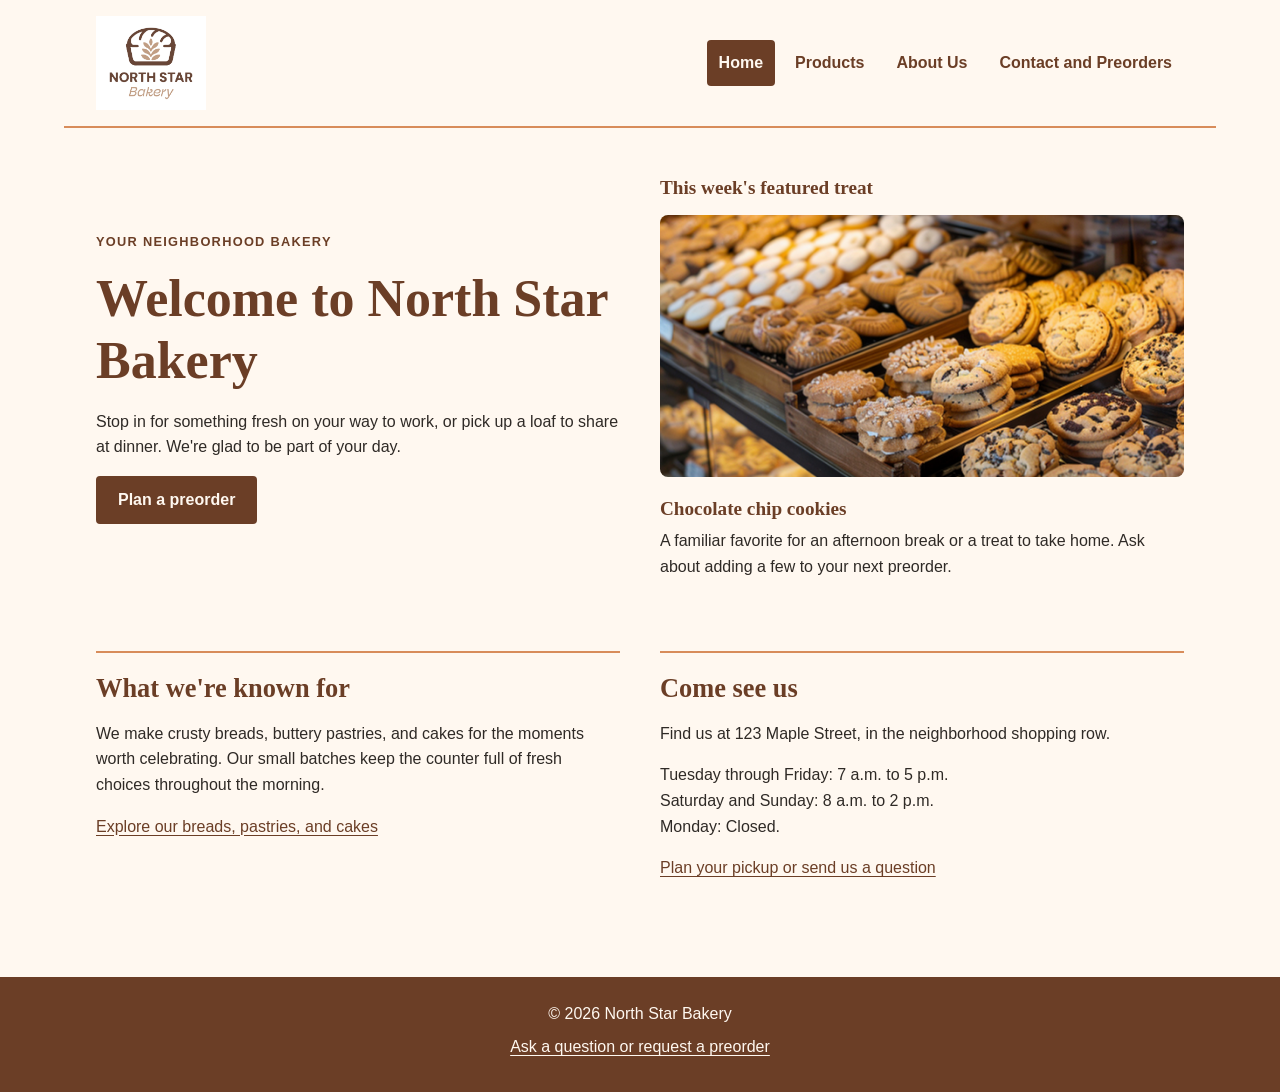
<file: docs/index.html>
<!DOCTYPE html>
<html lang="en">
<head>
  <meta charset="UTF-8">
  <meta name="viewport" content="width=device-width, initial-scale=1.0">
  <title>Home | North Star Bakery</title>
<link rel="stylesheet" href="styles.css">
</head>
<body>
  <a href="#main-content" class="skip-link">Skip to main content</a>
  <header class="site-header">
    <a href="index.html" class="brand" aria-label="North Star Bakery home"><img src="media/bakery-logo_c.png" width="150" alt="North Star Bakery logo with a loaf and wheat stalk">
    </a><nav aria-label="Main navigation">
      <ul>
        <li><a href="index.html" aria-current="page">Home</a></li>
        <li><a href="products.html">Products</a></li>
        <li><a href="about.html">About Us</a></li>
        <li><a href="contact.html">Contact and Preorders</a></li>
      </ul>
    </nav>
  </header>
  <main id="main-content">
    <div class="home-hero">
<div class="page-intro">
<p class="eyebrow">Your neighborhood bakery</p>
<h1>Welcome to North Star Bakery</h1>
    <p>Stop in for something fresh on your way to work, or pick up a
      loaf to share at dinner. We're glad to be part of your day.</p>

    <p><a class="button" href="contact.html">Plan a preorder</a></p>
</div>
<section class="featured">
      <h2>This week's featured treat</h2>
      <picture>
        <source media="(min-width: 700px)" srcset="media/bakery-feature-large_c.png">
        <img src="media/bakery-feature-small_c.png" width="300" alt="Trays of cookies and pastries in the bakery display">
      </source></picture>
      <h3>Chocolate chip cookies</h3>
      <p>A familiar favorite for an afternoon break or a treat to take
        home. Ask about adding a few to your next preorder.</p>
    </section>

    </div>
<div class="section-row">
<section>
      <h2>What we're known for</h2>
      <p>We make crusty breads, buttery pastries, and cakes for the
        moments worth celebrating. Our small batches keep the counter
        full of fresh choices throughout the morning.</p>
      <p><a href="products.html">Explore our breads, pastries, and cakes</a></p>
    </section>

    <section>
      <h2>Come see us</h2>
      <p>Find us at 123 Maple Street, in the neighborhood shopping row.</p>
      <p>Tuesday through Friday: 7 a.m. to 5 p.m.<br>
        Saturday and Sunday: 8 a.m. to 2 p.m.<br>
        Monday: Closed.</p>
      <p><a href="contact.html">Plan your pickup or send us a question</a></p>
    </section>
  </div></main>
  <footer>
    <p>© 2026 North Star Bakery</p>
    <p><a href="contact.html">Ask a question or request a preorder</a></p>
  </footer>
</body>
</html>
</file>
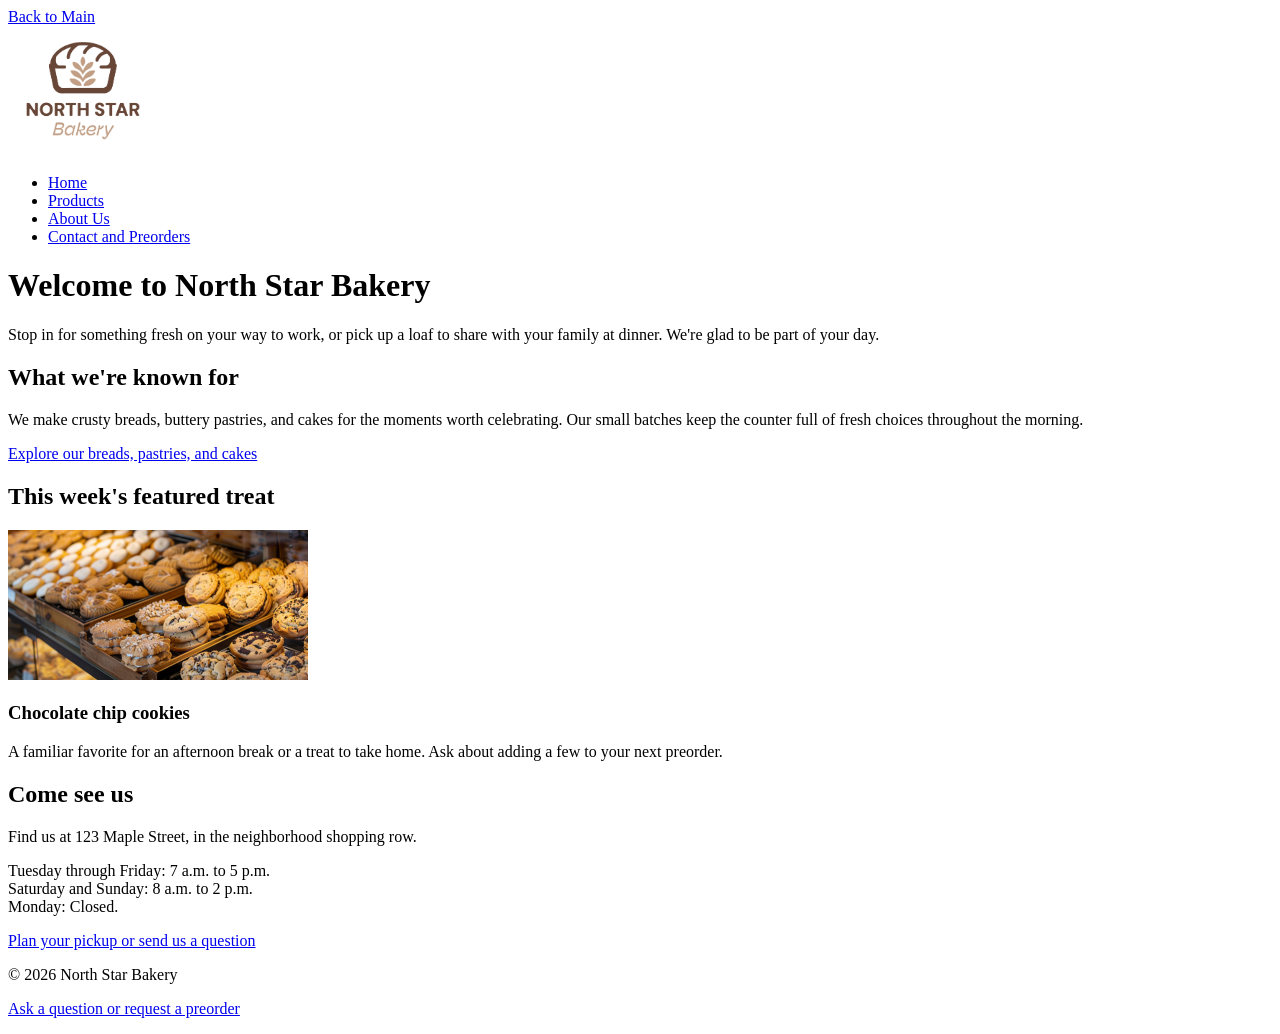
<file: North_Star_Bakery/index.html>
<!DOCTYPE html>
<html lang="en">
<head>
  <meta charset="UTF-8">
  <meta name="viewport" content="width=device-width, initial-scale=1.0">
  <title>Home | North Star Bakery</title>
</head>
<body>
  <a href="#main-content">Back to Main</a>
  <header>
    <img src="media/bakery-logo_c.png" width="150"
         alt="North Star Bakery logo with a loaf and wheat stalk">
    <nav aria-label="Main navigation">
      <ul>
        <li><a href="index.html" aria-current="page">Home</a></li>
        <li><a href="products.html">Products</a></li>
        <li><a href="about.html">About Us</a></li>
        <li><a href="contact.html">Contact and Preorders</a></li>
      </ul>
    </nav>
  </header>
  <main id="main-content">
    <h1>Welcome to North Star Bakery</h1>
    <p>Stop in for something fresh on your way to work, or pick up a
      loaf to share with your family at dinner. We're glad to be part of your day.</p>

    <section>
      <h2>What we're known for</h2>
      <p>We make crusty breads, buttery pastries, and cakes for the
        moments worth celebrating. Our small batches keep the counter
        full of fresh choices throughout the morning.</p>
      <p><a href="products.html">Explore our breads, pastries, and cakes</a></p>
    </section>

    <section>
      <h2>This week's featured treat</h2>
      <picture>
        <source media="(min-width: 700px)"
                srcset="media/bakery-feature-large_c.png">
        <img src="media/bakery-feature-small_c.png" width="300"
             alt="Trays of cookies and pastries in the bakery display">
      </picture>
      <h3>Chocolate chip cookies</h3>
      <p>A familiar favorite for an afternoon break or a treat to take
        home. Ask about adding a few to your next preorder.</p>
    </section>

    <section>
      <h2>Come see us</h2>
      <p>Find us at 123 Maple Street, in the neighborhood shopping row.</p>
      <p>Tuesday through Friday: 7 a.m. to 5 p.m.<br>
        Saturday and Sunday: 8 a.m. to 2 p.m.<br>
        Monday: Closed.</p>
      <p><a href="contact.html">Plan your pickup or send us a question</a></p>
    </section>
  </main>
  <footer>
    <p>&copy; 2026 North Star Bakery</p>
    <p><a href="contact.html">Ask a question or request a preorder</a></p>
  </footer>
</body>
</html>
</file>
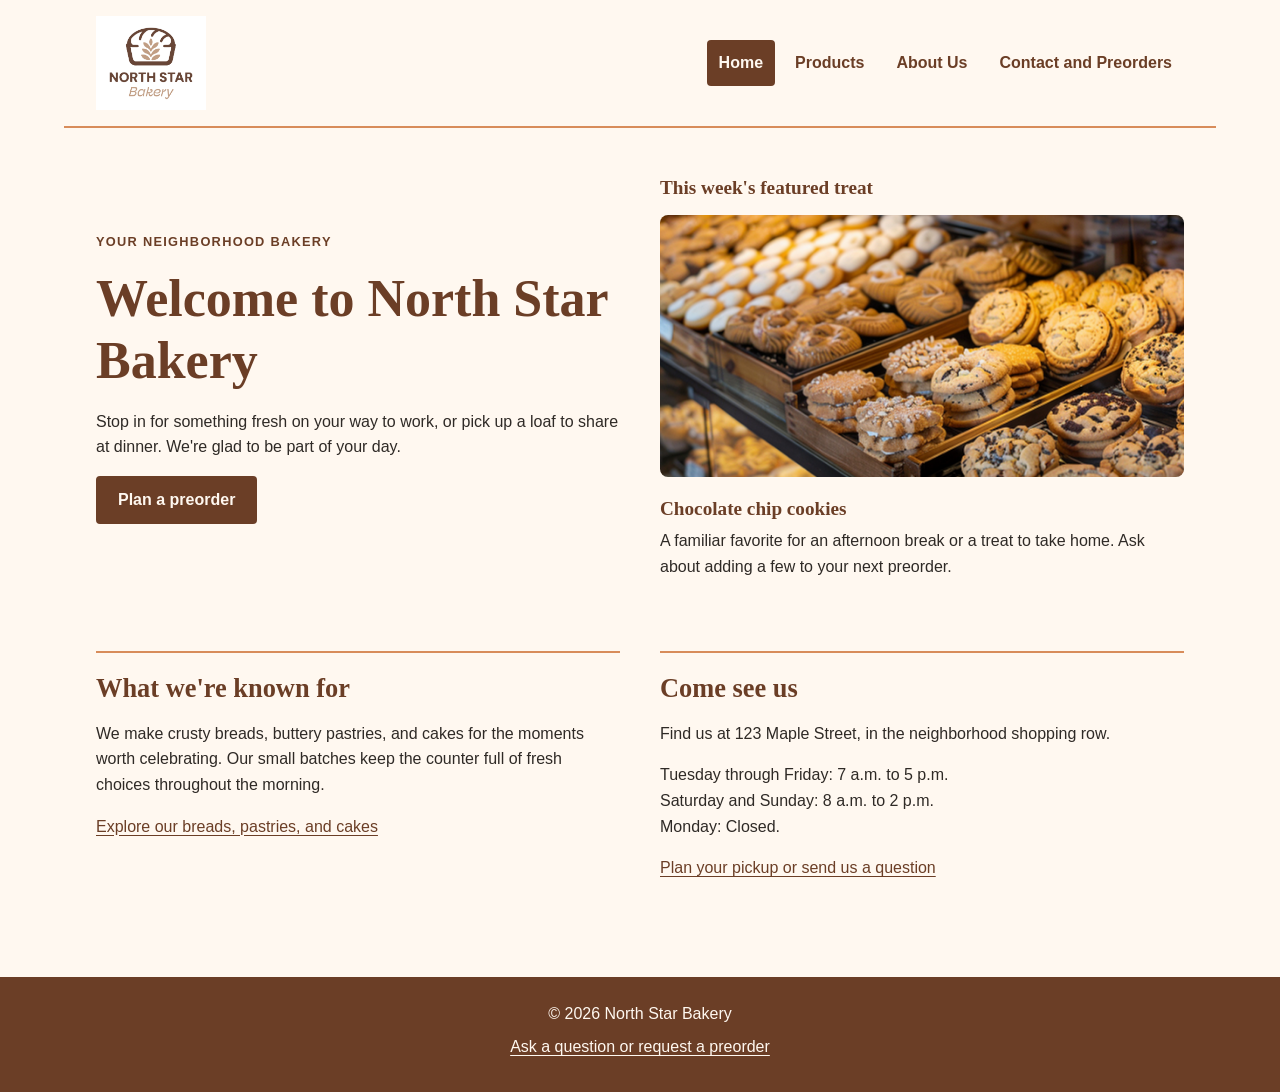
<file: North_Star_Bakery_Touchstone4/index.html>
<!DOCTYPE html>
<html lang="en">
<head>
  <meta charset="UTF-8">
  <meta name="viewport" content="width=device-width, initial-scale=1.0">
  <title>Home | North Star Bakery</title>
<link rel="stylesheet" href="styles.css">
<script src="script.js" defer></script>
</head>
<body>
  <a href="#main-content" class="skip-link">Skip to main content</a>
  <header class="site-header">
    <a href="index.html" class="brand" aria-label="North Star Bakery home"><img src="media/bakery-logo_c.png" width="150" alt="North Star Bakery logo with a loaf and wheat stalk">
    </a><nav aria-label="Main navigation">
      <ul>
        <li><a href="index.html" aria-current="page">Home</a></li>
        <li><a href="products.html">Products</a></li>
        <li><a href="about.html">About Us</a></li>
        <li><a href="contact.html">Contact and Preorders</a></li>
      </ul>
    </nav>
  </header>
  <main id="main-content">
    <div class="home-hero">
<div class="page-intro">
<p class="eyebrow">Your neighborhood bakery</p>
<h1>Welcome to North Star Bakery</h1>
    <p>Stop in for something fresh on your way to work, or pick up a
      loaf to share at dinner. We're glad to be part of your day.</p>

    <p><a class="button" href="contact.html">Plan a preorder</a></p>
</div>
<section class="featured">
      <h2>This week's featured treat</h2>
      <picture>
        <source media="(min-width: 700px)" srcset="media/bakery-feature-large_c.png">
        <img src="media/bakery-feature-small_c.png" width="300" alt="Trays of cookies and pastries in the bakery display">
      </source></picture>
      <h3>Chocolate chip cookies</h3>
      <p>A familiar favorite for an afternoon break or a treat to take
        home. Ask about adding a few to your next preorder.</p>
    </section>

    </div>
<div class="section-row">
<section>
      <h2>What we're known for</h2>
      <p>We make crusty breads, buttery pastries, and cakes for the
        moments worth celebrating. Our small batches keep the counter
        full of fresh choices throughout the morning.</p>
      <p><a href="products.html">Explore our breads, pastries, and cakes</a></p>
    </section>

    <section>
      <h2>Come see us</h2>
      <p>Find us at 123 Maple Street, in the neighborhood shopping row.</p>
      <p>Tuesday through Friday: 7 a.m. to 5 p.m.<br>
        Saturday and Sunday: 8 a.m. to 2 p.m.<br>
        Monday: Closed.</p>
      <p><a href="contact.html">Plan your pickup or send us a question</a></p>
    </section>
  </div></main>
  <footer>
    <p>© 2026 North Star Bakery</p>
    <p><a href="contact.html">Ask a question or request a preorder</a></p>
  </footer>
</body>
</html>
</file>
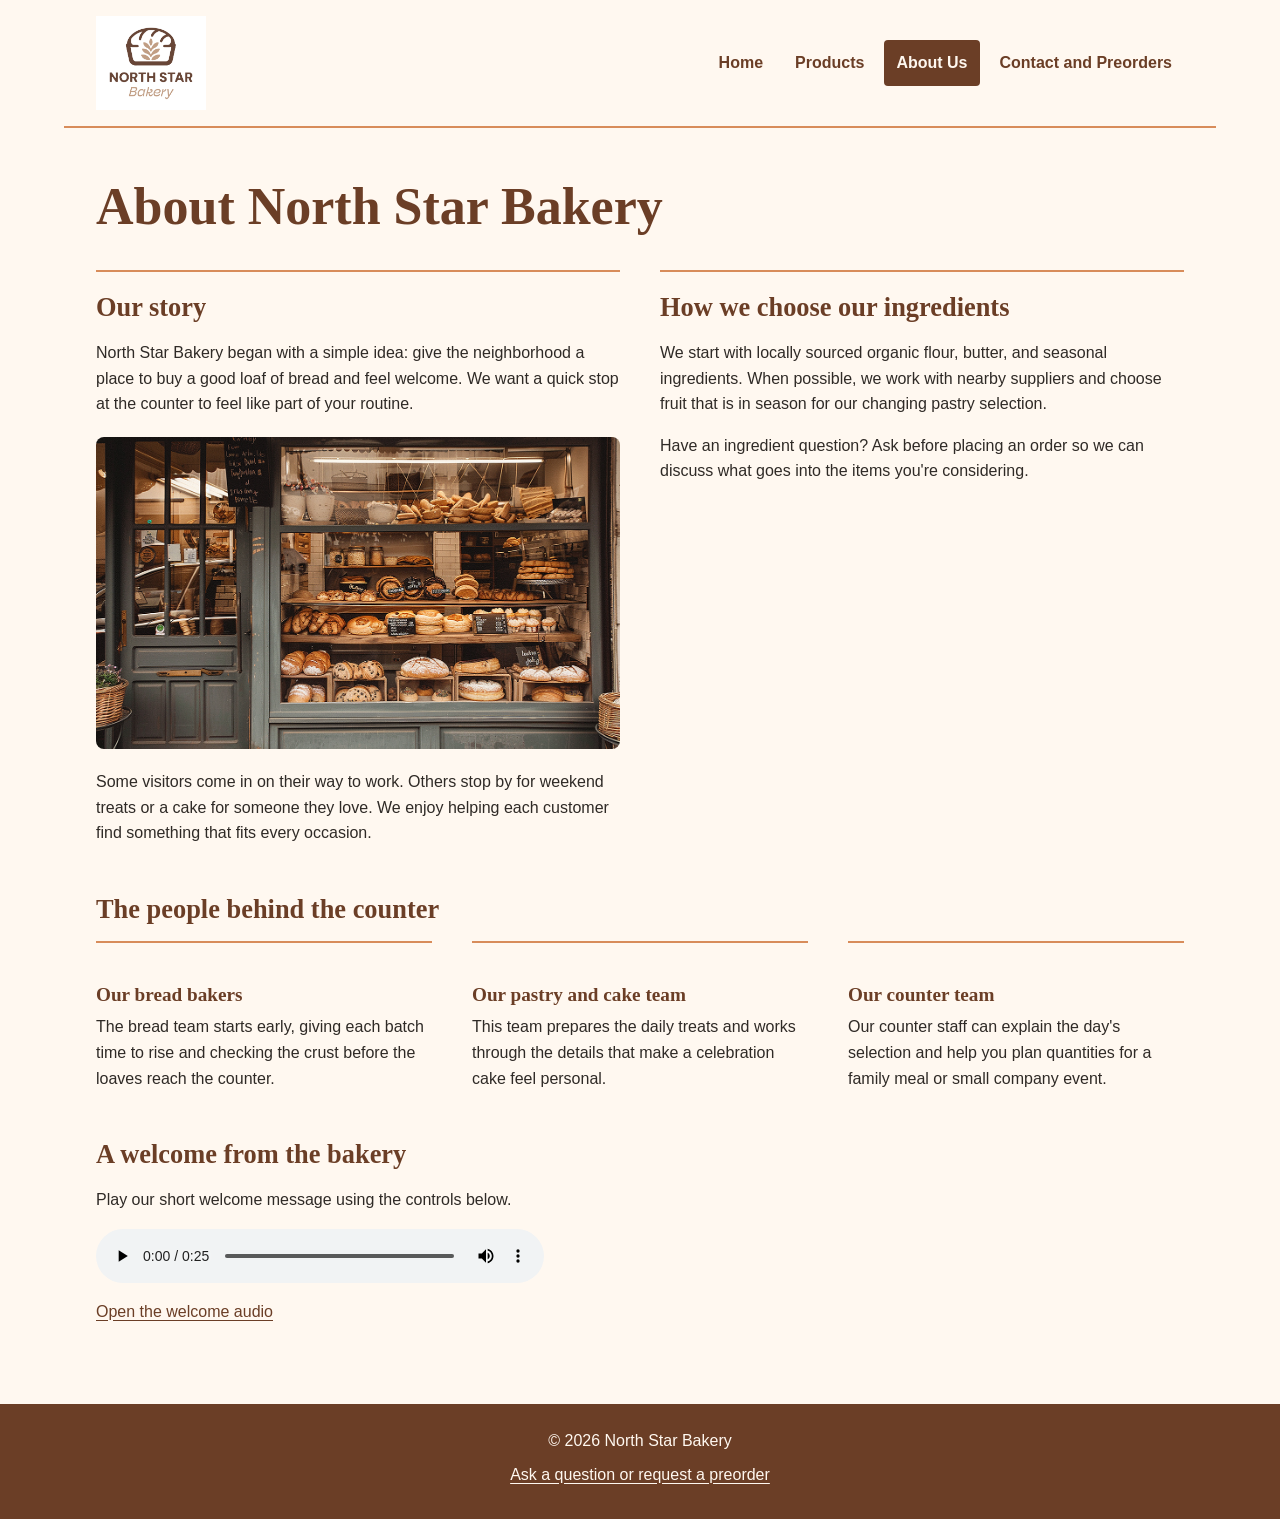
<file: docs/about.html>
<!DOCTYPE html>
<html lang="en">
<head>
  <meta charset="UTF-8">
  <meta name="viewport" content="width=device-width, initial-scale=1.0">
  <title>About Us | North Star Bakery</title>
<link rel="stylesheet" href="styles.css">
</head>
<body>
  <a href="#main-content" class="skip-link">Skip to main content</a>
  <header class="site-header">
    <a href="index.html" class="brand" aria-label="North Star Bakery home"><img src="media/bakery-logo_c.png" width="150" alt="North Star Bakery logo with a loaf and wheat stalk">
    </a><nav aria-label="Main navigation">
      <ul>
        <li><a href="index.html">Home</a></li>
        <li><a href="products.html">Products</a></li>
        <li><a href="about.html" aria-current="page">About Us</a></li>
        <li><a href="contact.html">Contact and Preorders</a></li>
      </ul>
    </nav>
  </header>
  <main id="main-content">
    <div class="page-intro">
<h1>About North Star Bakery</h1>
    </div>
<div class="section-row">
<section class="story">
      <h2>Our story</h2>
      <p>North Star Bakery began with a simple idea: give the neighborhood
        a place to buy a good loaf of bread and feel welcome. We want
        a quick stop at the counter to feel like part of your routine.</p>
      <img src="media/bakery-storefront_c.png" width="300" alt="Bakery window filled with shelves of bread and pastries">
      <p>Some visitors come in on their way to work. Others stop by
        for weekend treats or a cake for someone they love. We enjoy
        helping each customer find something that fits every occasion.</p>
    </section>

    <section class="sourcing">
      <h2>How we choose our ingredients</h2>
      <p>We start with locally sourced organic flour, butter, and seasonal ingredients.
        When possible, we work with nearby suppliers and choose fruit
        that is in season for our changing pastry selection.</p>
      <p>Have an ingredient question? Ask before placing an order so
        we can discuss what goes into the items you're considering.</p>
    </section>

    </div>
<section class="team">
      <h2>The people behind the counter</h2>
      <div class="section-row">
<div class="team-member">
<h3>Our bread bakers</h3>
      <p>The bread team starts early, giving each batch time to rise
        and checking the crust before the loaves reach the counter.</p>
      </div>
<div class="team-member">
<h3>Our pastry and cake team</h3>
      <p>This team prepares the daily treats and works through the
        details that make a celebration cake feel personal.</p>
      </div>
<div class="team-member">
<h3>Our counter team</h3>
      <p>Our counter staff can explain the day's selection and help
        you plan quantities for a family meal or small company event.</p>
    </div>
</div></section>

    <section>
      <h2>A welcome from the bakery</h2>
      <p>Play our short welcome message using the controls below.</p>
      <audio controls preload="metadata">
        <source src="media/bakery-welcome_c.mp3" type="audio/mpeg">
        Your browser does not support audio playback.
        <a href="media/bakery-welcome_c.mp3">Download the welcome audio</a>.
      </source></audio>
      <p><a href="media/bakery-welcome_c.mp3">Open the welcome audio</a></p>
    </section>
  </main>
  <footer>
    <p>© 2026 North Star Bakery</p>
    <p><a href="contact.html">Ask a question or request a preorder</a></p>
  </footer>
</body>
</html>
</file>
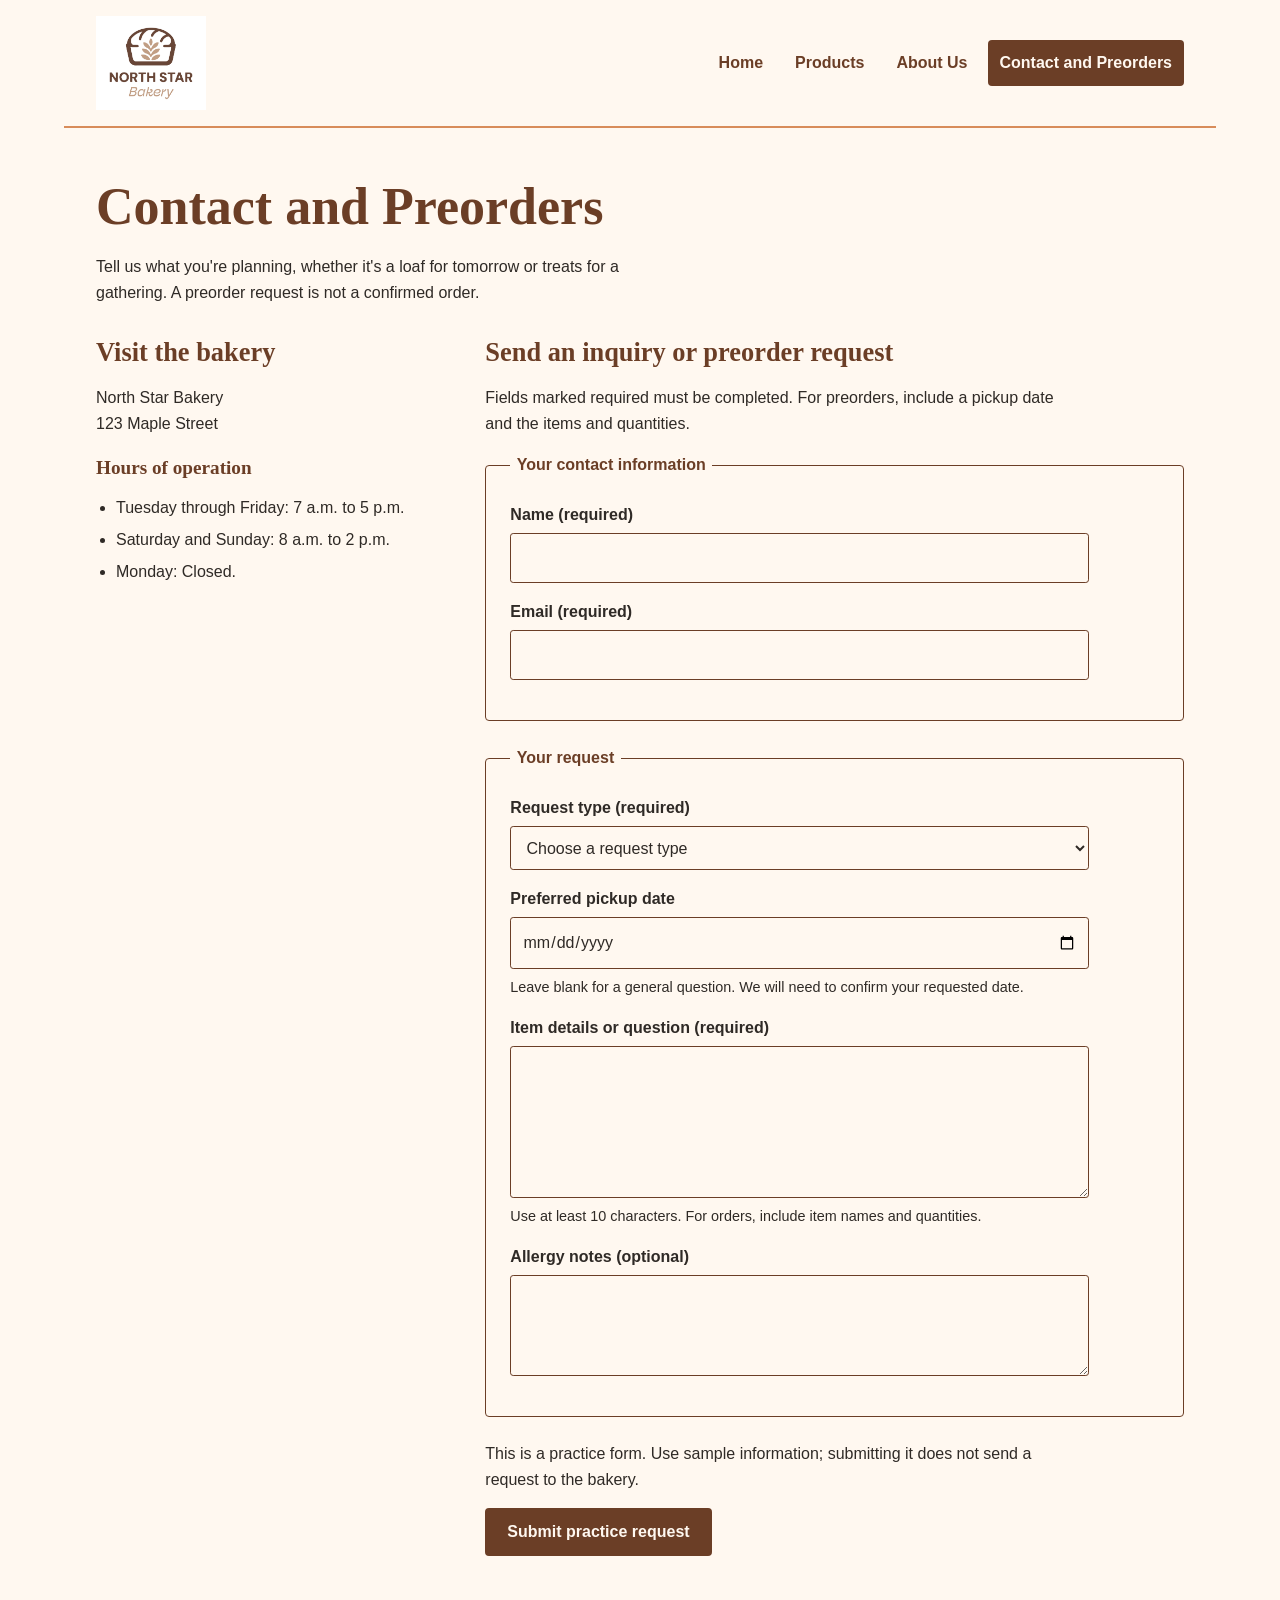
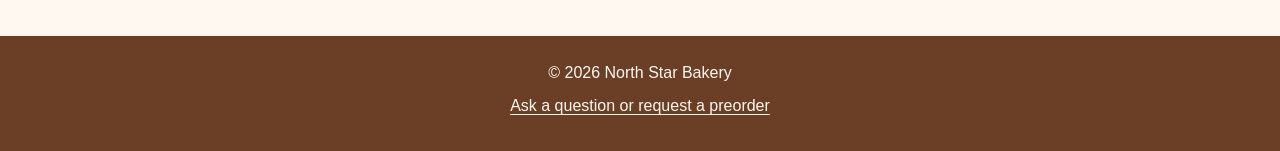
<file: docs/contact.html>
<!DOCTYPE html>
<html lang="en">
<head>
  <meta charset="UTF-8">
  <meta name="viewport" content="width=device-width, initial-scale=1.0">
  <title>Contact and Preorders | North Star Bakery</title>
<link rel="stylesheet" href="styles.css">
</head>
<body>
  <a href="#main-content" class="skip-link">Skip to main content</a>
  <header class="site-header">
    <a href="index.html" class="brand" aria-label="North Star Bakery home"><img src="media/bakery-logo_c.png" width="150" alt="North Star Bakery logo with a loaf and wheat stalk">
    </a><nav aria-label="Main navigation">
      <ul>
        <li><a href="index.html">Home</a></li>
        <li><a href="products.html">Products</a></li>
        <li><a href="about.html">About Us</a></li>
        <li><a href="contact.html" aria-current="page">Contact and Preorders</a></li>
      </ul>
    </nav>
  </header>
  <main id="main-content">
    <div class="page-intro">
<h1>Contact and Preorders</h1>
    <p>Tell us what you're planning, whether it's a loaf for tomorrow
      or treats for a gathering. A preorder request is not a confirmed order.</p>

    </div>
<div class="contact-layout">
<section class="visit-info">
      <h2>Visit the bakery</h2>
      <address>North Star Bakery<br>123 Maple Street</address>
      <h3>Hours of operation</h3>
      <ul>
        <li>Tuesday through Friday: 7 a.m. to 5 p.m.</li>
        <li>Saturday and Sunday: 8 a.m. to 2 p.m.</li>
        <li>Monday: Closed.</li>
      </ul>
    </section>

    <section class="request-section">
      <h2>Send an inquiry or preorder request</h2>
      <p id="form-help">Fields marked required must be completed.
        For preorders, include a pickup date and the items and quantities.</p>
      <!-- This HTML practice form has no order-processing service. -->
      <form action="contact.html#request-form" method="get" id="request-form" aria-describedby="form-help demo-note">
        <fieldset>
          <legend>Your contact information</legend>
          <p>
            <label for="customer-name">Name (required)</label><br>
            <input type="text" id="customer-name" name="customer_name" autocomplete="name" maxlength="100" required>
          </p>
          <p>
            <label for="email">Email (required)</label><br>
            <input type="email" id="email" name="email" autocomplete="email" required>
          </p>
        </fieldset>

        <fieldset>
          <legend>Your request</legend>
          <p>
            <label for="request-type">Request type (required)</label><br>
            <select id="request-type" name="request_type" required>
              <option value="">Choose a request type</option>
              <option value="preorder">Preorder</option>
              <option value="question">General question</option>
            </select>
          </p>
          <p>
            <label for="pickup-date">Preferred pickup date</label><br>
            <input type="date" id="pickup-date" name="pickup_date" aria-describedby="pickup-help">
            <br><small id="pickup-help">Leave blank for a general question.
              We will need to confirm your requested date.</small>
          </p>
          <p>
            <label for="item-details">Item details or question (required)</label>
            <br><textarea id="item-details" name="item_details" rows="5" cols="30" minlength="10" maxlength="1500" aria-describedby="details-help" required></textarea>
            <br><small id="details-help">Use at least 10 characters.
              For orders, include item names and quantities.</small>
          </p>
          <p>
            <label for="allergy-notes">Allergy notes (optional)</label><br>
            <textarea id="allergy-notes" name="allergy_notes" rows="3" cols="30" maxlength="1000"></textarea>
          </p>
        </fieldset>
        <p id="demo-note">This is a practice form. Use sample information;
          submitting it does not send a request to the bakery.</p>
        <button type="submit">Submit practice request</button>
      </form>
    </section>
  </div></main>
  <footer>
    <p>© 2026 North Star Bakery</p>
    <p><a href="contact.html">Ask a question or request a preorder</a></p>
  </footer>
</body>
</html>
</file>
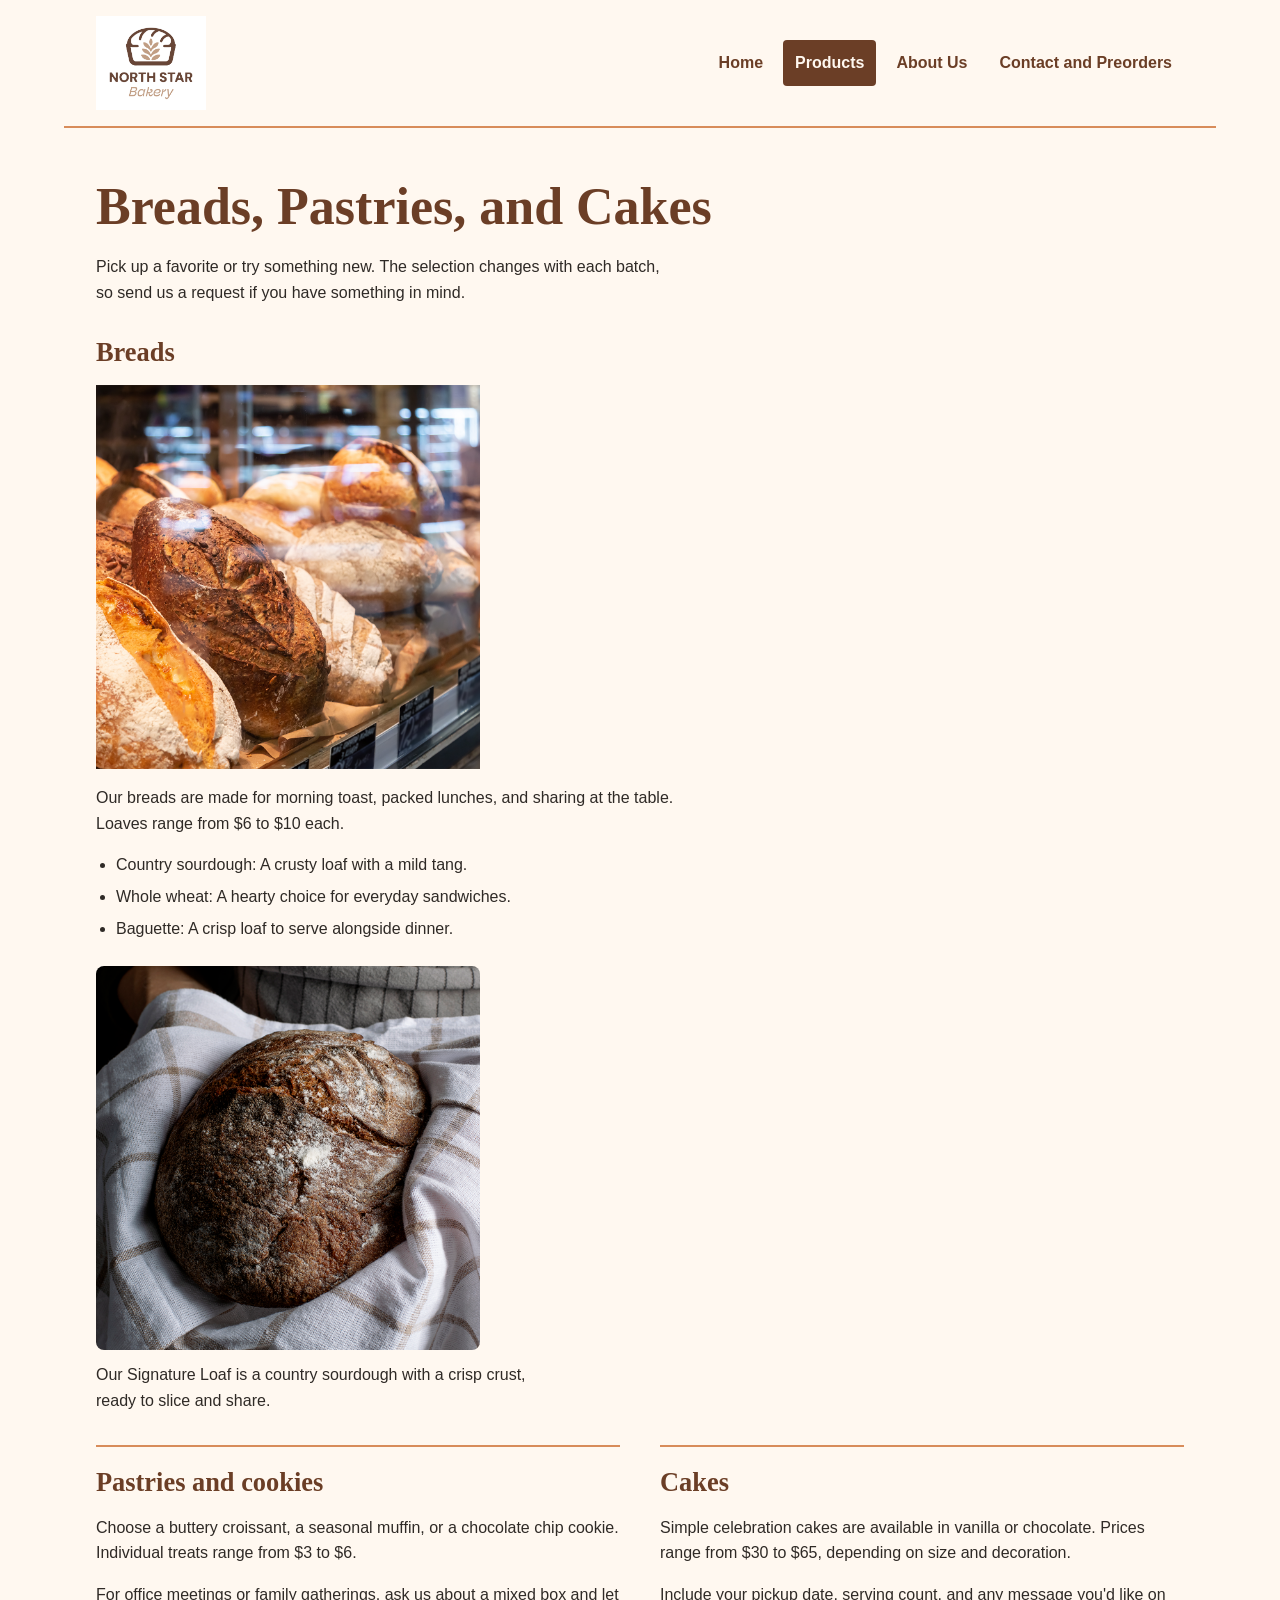
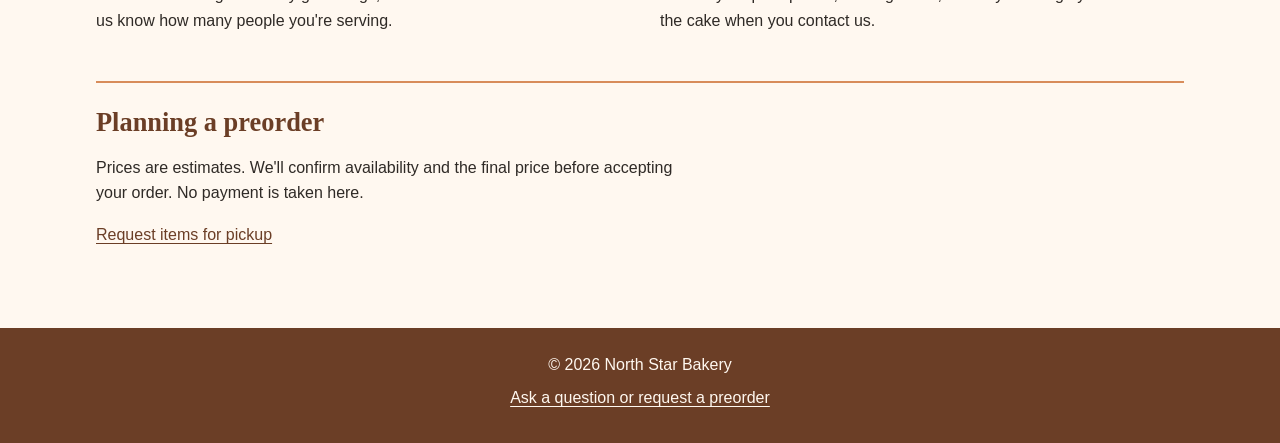
<file: docs/products.html>
<!DOCTYPE html>
<html lang="en">
<head>
  <meta charset="UTF-8">
  <meta name="viewport" content="width=device-width, initial-scale=1.0">
  <title>Products | North Star Bakery</title>
<link rel="stylesheet" href="styles.css">
</head>
<body>
  <a href="#main-content" class="skip-link">Skip to main content</a>
  <header class="site-header">
    <a href="index.html" class="brand" aria-label="North Star Bakery home"><img src="media/bakery-logo_c.png" width="150" alt="North Star Bakery logo with a loaf and wheat stalk">
    </a><nav aria-label="Main navigation">
      <ul>
        <li><a href="index.html">Home</a></li>
        <li><a href="products.html" aria-current="page">Products</a></li>
        <li><a href="about.html">About Us</a></li>
        <li><a href="contact.html">Contact and Preorders</a></li>
      </ul>
    </nav>
  </header>
  <main id="main-content">
    <div class="page-intro">
<h1>Breads, Pastries, and Cakes</h1>
    <p>Pick up a favorite or try something new. The selection changes
      with each batch, so send us a request if you have something in mind.</p>

    </div>
<section class="product-category">
      <h2>Breads</h2>
      <img src="media/bakery-bread_c.png" width="300" alt="Round and oval crusty bread loaves behind the counter">
      <p>Our breads are made for morning toast, packed lunches, and
        sharing at the table. Loaves range from $6 to $10 each.</p>
      <ul>
        <li>Country sourdough: A crusty loaf with a mild tang.</li>
        <li>Whole wheat: A hearty choice for everyday sandwiches.</li>
        <li>Baguette: A crisp loaf to serve alongside dinner.</li>
      </ul>
      <figure>
        <img src="media/bakery-signature-loaf_c.png" width="300" alt="Flour-dusted oval sourdough loaf resting on a cloth">
        <figcaption>Our Signature Loaf is a country sourdough with
          a crisp crust, ready to slice and share.</figcaption>
      </figure>
    </section>

    <div class="section-row">
<section class="product-category">
      <h2>Pastries and cookies</h2>
      <p>Choose a buttery croissant, a seasonal muffin, or a chocolate
        chip cookie. Individual treats range from $3 to $6.</p>
      <p>For office meetings or family gatherings, ask us about a
        mixed box and let us know how many people you're serving.</p>
    </section>

    <section class="product-category">
      <h2>Cakes</h2>
      <p>Simple celebration cakes are available in vanilla or chocolate.
        Prices range from $30 to $65, depending on size and decoration.</p>
      <p>Include your pickup date, serving count, and any message you'd
        like on the cake when you contact us.</p>
    </section>

    </div>
<section class="order-note">
      <h2>Planning a preorder</h2>
      <p>Prices are estimates. We'll confirm availability and the final
        price before accepting your order. No payment is taken here.</p>
      <p><a href="contact.html">Request items for pickup</a></p>
    </section>
  </main>
  <footer>
    <p>© 2026 North Star Bakery</p>
    <p><a href="contact.html">Ask a question or request a preorder</a></p>
  </footer>
</body>
</html>
</file>
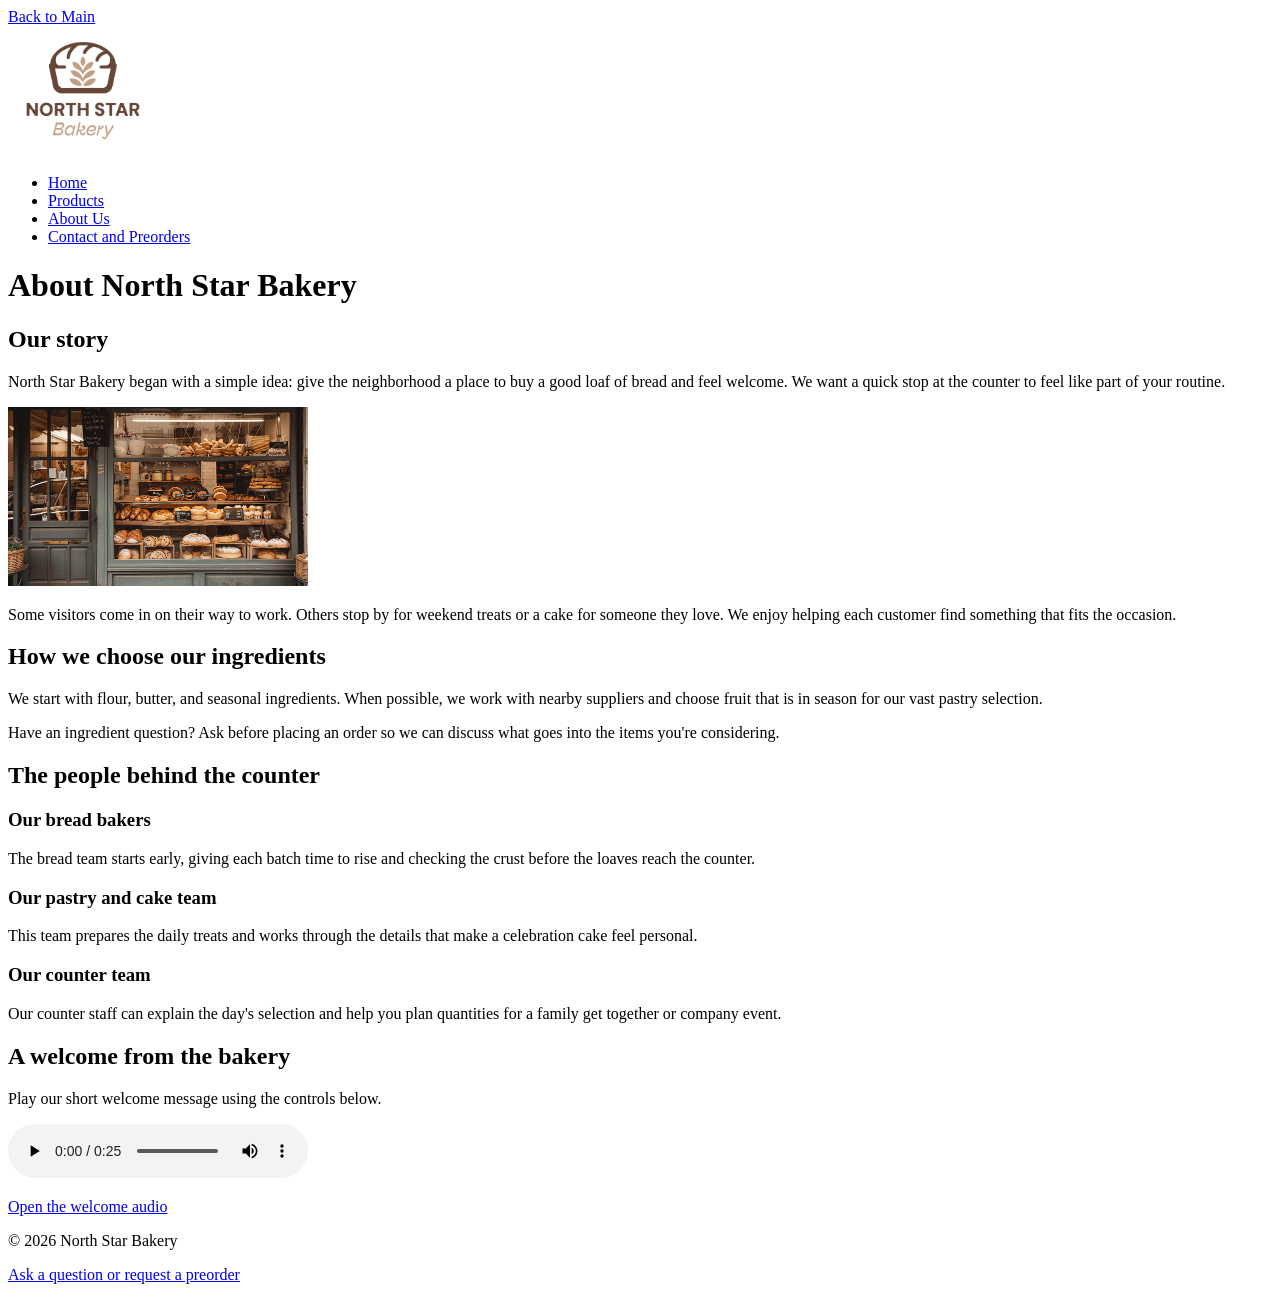
<file: North_Star_Bakery/about.html>
<!DOCTYPE html>
<html lang="en">
<head>
  <meta charset="UTF-8">
  <meta name="viewport" content="width=device-width, initial-scale=1.0">
  <title>About Us | North Star Bakery</title>
</head>
<body>
  <a href="#main-content">Back to Main</a>
  <header>
    <img src="media/bakery-logo_c.png" width="150"
         alt="North Star Bakery logo with a loaf and wheat stalk">
    <nav aria-label="Main navigation">
      <ul>
        <li><a href="index.html">Home</a></li>
        <li><a href="products.html">Products</a></li>
        <li><a href="about.html" aria-current="page">About Us</a></li>
        <li><a href="contact.html">Contact and Preorders</a></li>
      </ul>
    </nav>
  </header>
  <main id="main-content">
    <h1>About North Star Bakery</h1>
    <section>
      <h2>Our story</h2>
      <p>North Star Bakery began with a simple idea: give the neighborhood
        a place to buy a good loaf of bread and feel welcome. We want
        a quick stop at the counter to feel like part of your routine.</p>
      <img src="media/bakery-storefront_c.png" width="300"
           alt="Bakery window filled with shelves of bread and pastries">
      <p>Some visitors come in on their way to work. Others stop by
        for weekend treats or a cake for someone they love. We enjoy
        helping each customer find something that fits the occasion.</p>
    </section>

    <section>
      <h2>How we choose our ingredients</h2>
      <p>We start with flour, butter, and seasonal ingredients.
        When possible, we work with nearby suppliers and choose fruit
        that is in season for our vast pastry selection.</p>
      <p>Have an ingredient question? Ask before placing an order so
        we can discuss what goes into the items you're considering.</p>
    </section>

    <section>
      <h2>The people behind the counter</h2>
      <h3>Our bread bakers</h3>
      <p>The bread team starts early, giving each batch time to rise
        and checking the crust before the loaves reach the counter.</p>
      <h3>Our pastry and cake team</h3>
      <p>This team prepares the daily treats and works through the
        details that make a celebration cake feel personal.</p>
      <h3>Our counter team</h3>
      <p>Our counter staff can explain the day's selection and help
        you plan quantities for a family get together or company event.</p>
    </section>

    <section>
      <h2>A welcome from the bakery</h2>
      <p>Play our short welcome message using the controls below.</p>
      <audio controls preload="metadata">
        <source src="media/bakery-welcome_c.mp3" type="audio/mpeg">
        Your browser does not support audio playback.
        <a href="media/bakery-welcome_c.mp3">Download the welcome audio</a>.
      </audio>
      <p><a href="media/bakery-welcome_c.mp3">Open the welcome audio</a></p>
    </section>
  </main>
  <footer>
    <p>&copy; 2026 North Star Bakery</p>
    <p><a href="contact.html">Ask a question or request a preorder</a></p>
  </footer>
</body>
</html>
</file>
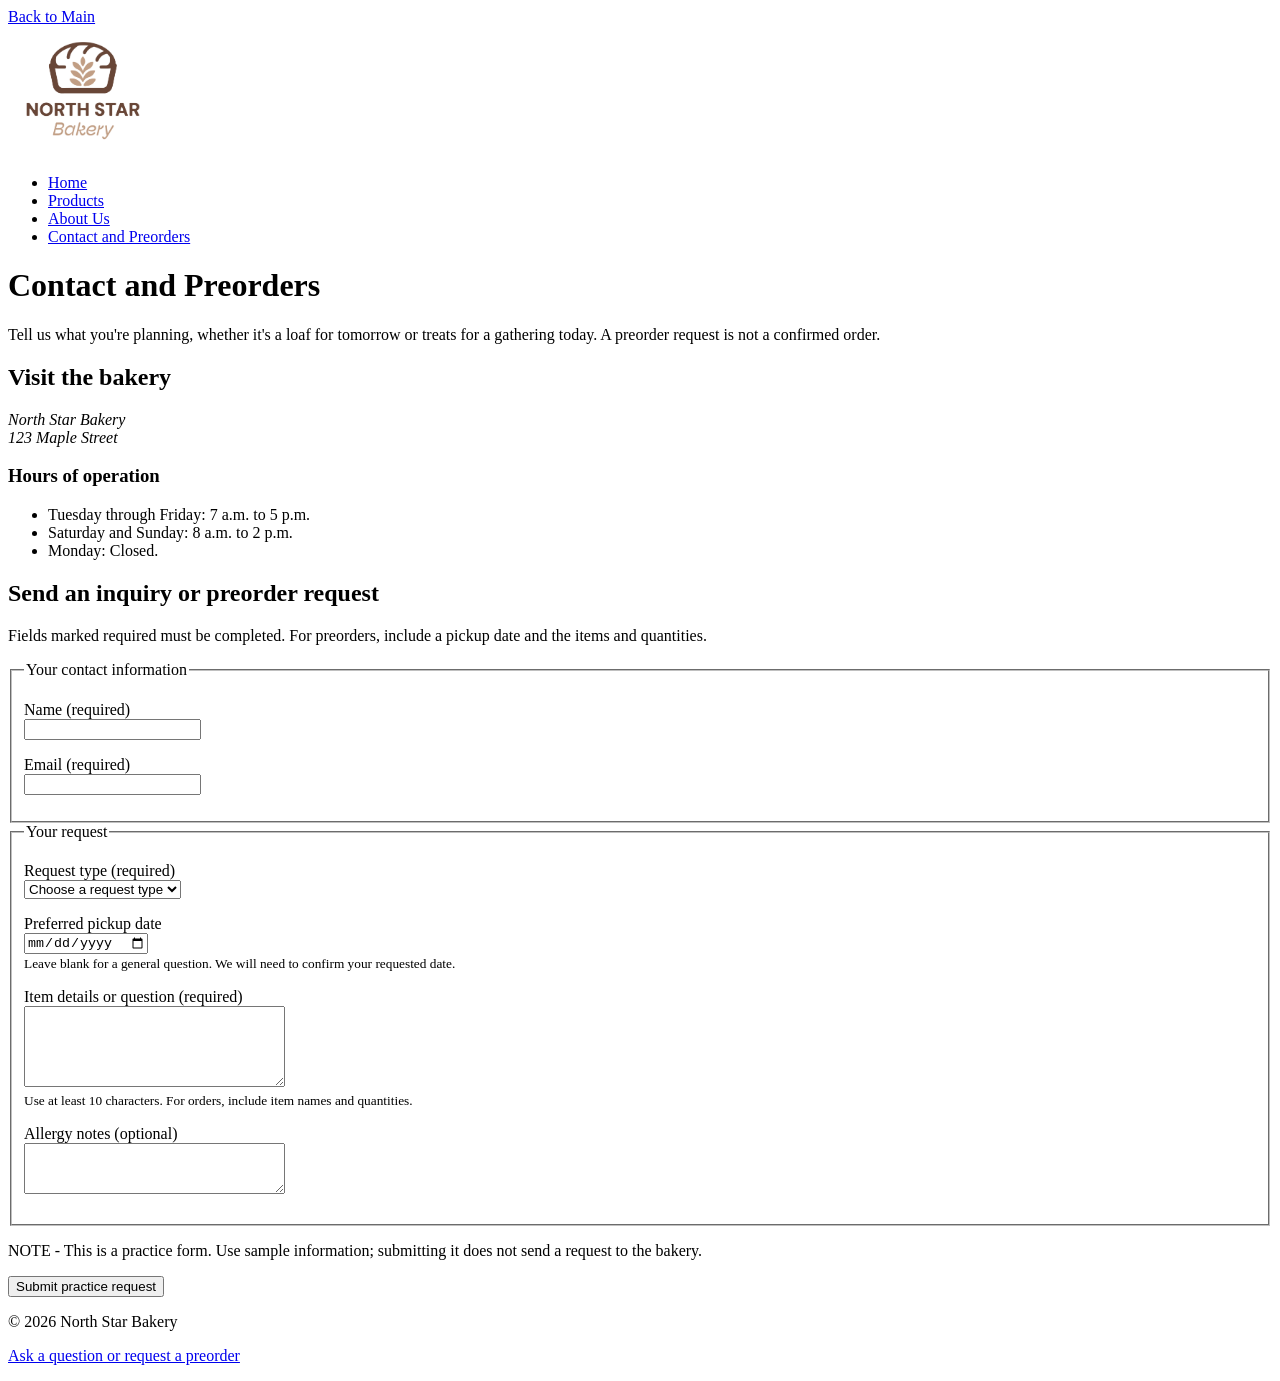
<file: North_Star_Bakery/contact.html>
<!DOCTYPE html>
<html lang="en">
<head>
  <meta charset="UTF-8">
  <meta name="viewport" content="width=device-width, initial-scale=1.0">
  <title>Contact and Preorders | North Star Bakery</title>
</head>
<body>
  <a href="#main-content">Back to Main</a>
  <header>
    <img src="media/bakery-logo_c.png" width="150"
         alt="North Star Bakery logo with a loaf and wheat stalk">
    <nav aria-label="Main navigation">
      <ul>
        <li><a href="index.html">Home</a></li>
        <li><a href="products.html">Products</a></li>
        <li><a href="about.html">About Us</a></li>
        <li><a href="contact.html" aria-current="page">Contact and Preorders</a></li>
      </ul>
    </nav>
  </header>
  <main id="main-content">
    <h1>Contact and Preorders</h1>
    <p>Tell us what you're planning, whether it's a loaf for tomorrow
      or treats for a gathering today. A preorder request is not a confirmed order.</p>

    <section>
      <h2>Visit the bakery</h2>
      <address>North Star Bakery<br>123 Maple Street</address>
      <h3>Hours of operation</h3>
      <ul>
        <li>Tuesday through Friday: 7 a.m. to 5 p.m.</li>
        <li>Saturday and Sunday: 8 a.m. to 2 p.m.</li>
        <li>Monday: Closed.</li>
      </ul>
    </section>

    <section>
      <h2>Send an inquiry or preorder request</h2>
      <p id="form-help">Fields marked required must be completed.
        For preorders, include a pickup date and the items and quantities.</p>
      <!-- This HTML practice form has no order-processing service. -->
      <form action="contact.html#request-form" method="get"
            id="request-form" aria-describedby="form-help demo-note">
        <fieldset>
          <legend>Your contact information</legend>
          <p>
            <label for="customer-name">Name (required)</label><br>
            <input type="text" id="customer-name" name="customer_name"
                   autocomplete="name" maxlength="100" required>
          </p>
          <p>
            <label for="email">Email (required)</label><br>
            <input type="email" id="email" name="email"
                   autocomplete="email" required>
          </p>
        </fieldset>

        <fieldset>
          <legend>Your request</legend>
          <p>
            <label for="request-type">Request type (required)</label><br>
            <select id="request-type" name="request_type" required>
              <option value="">Choose a request type</option>
              <option value="preorder">Preorder</option>
              <option value="question">General question</option>
            </select>
          </p>
          <p>
            <label for="pickup-date">Preferred pickup date</label><br>
            <input type="date" id="pickup-date" name="pickup_date"
                   aria-describedby="pickup-help">
            <br><small id="pickup-help">Leave blank for a general question.
              We will need to confirm your requested date.</small>
          </p>
          <p>
            <label for="item-details">Item details or question (required)</label>
            <br><textarea id="item-details" name="item_details" rows="5"
                          cols="30" minlength="10" maxlength="1500"
                          aria-describedby="details-help" required></textarea>
            <br><small id="details-help">Use at least 10 characters.
              For orders, include item names and quantities.</small>
          </p>
          <p>
            <label for="allergy-notes">Allergy notes (optional)</label><br>
            <textarea id="allergy-notes" name="allergy_notes" rows="3"
                      cols="30" maxlength="1000"></textarea>
          </p>
        </fieldset>
        <p id="demo-note">NOTE - This is a practice form. Use sample information;
          submitting it does not send a request to the bakery.</p>
        <button type="submit">Submit practice request</button>
      </form>
    </section>
  </main>
  <footer>
    <p>&copy; 2026 North Star Bakery</p>
    <p><a href="contact.html">Ask a question or request a preorder</a></p>
  </footer>
</body>
</html>
</file>
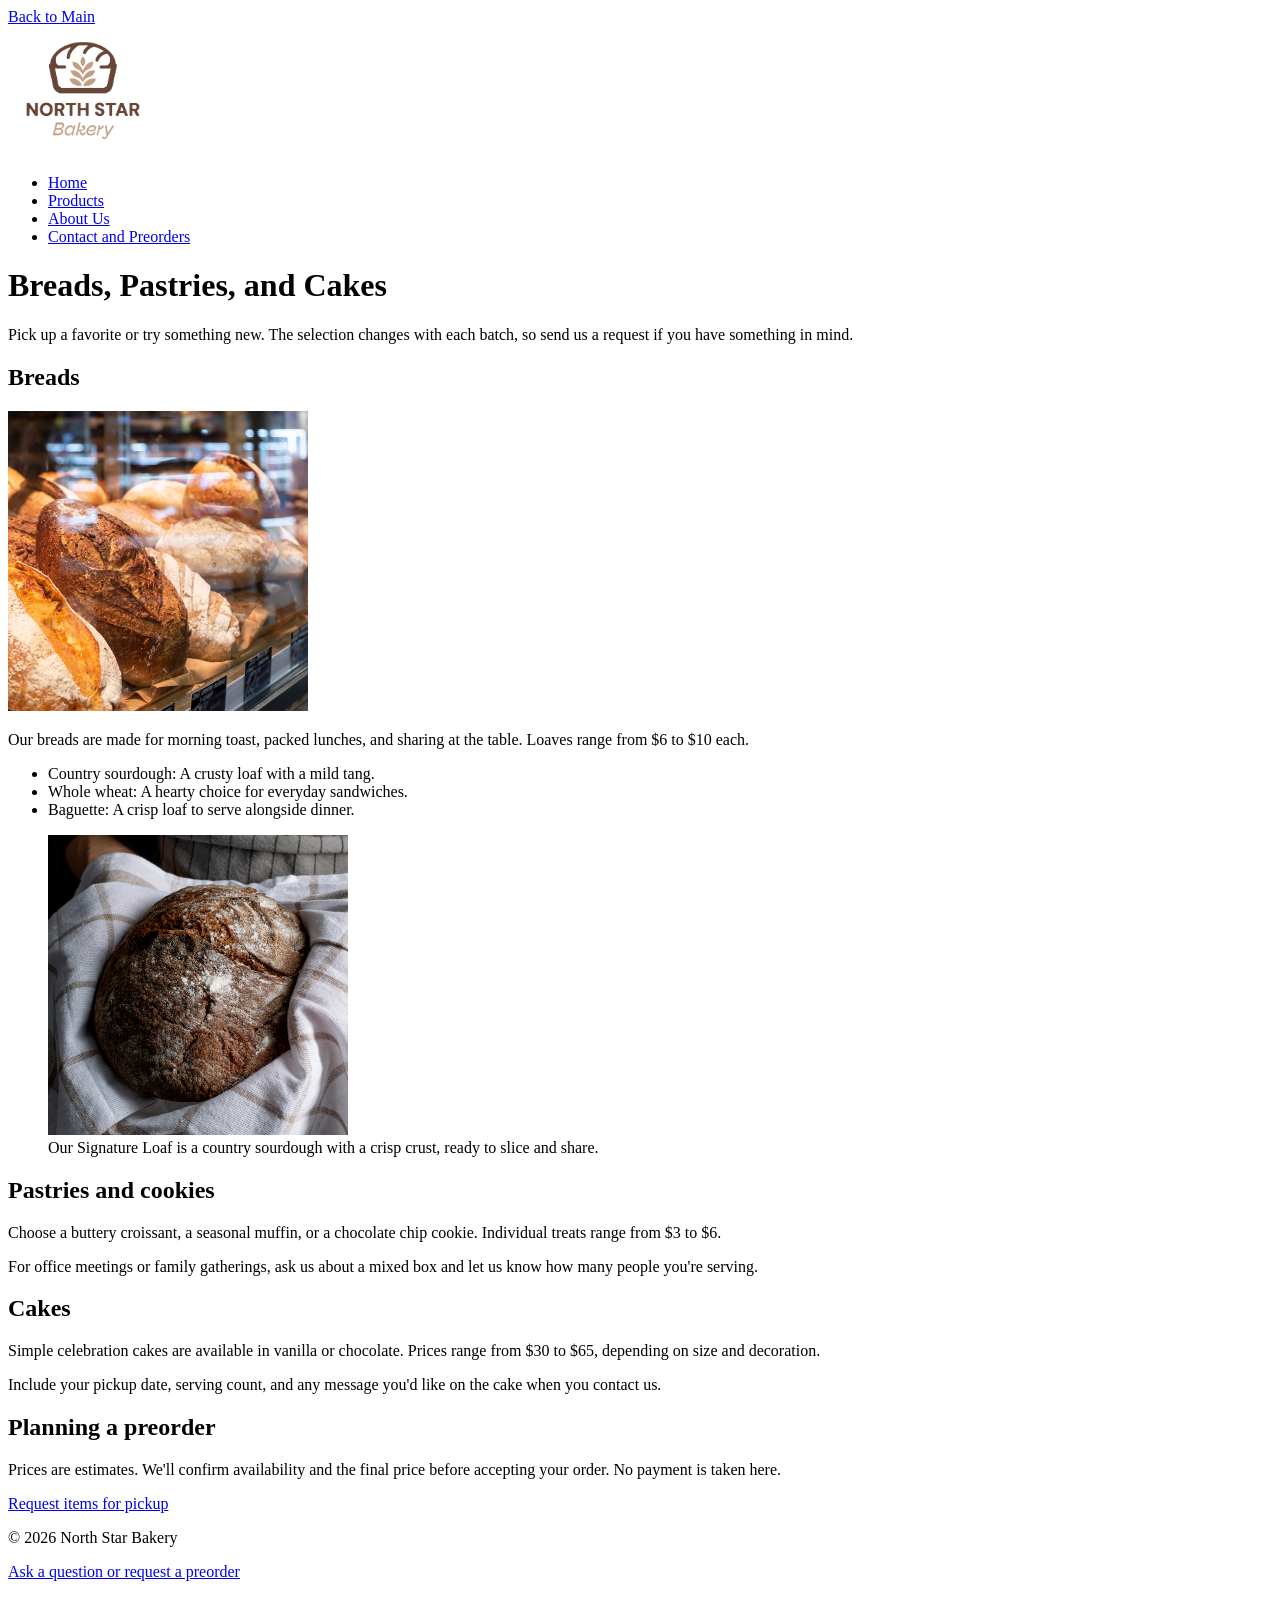
<file: North_Star_Bakery/products.html>
<!DOCTYPE html>
<html lang="en">
<head>
  <meta charset="UTF-8">
  <meta name="viewport" content="width=device-width, initial-scale=1.0">
  <title>Products | North Star Bakery</title>
</head>
<body>
  <a href="#main-content">Back to Main</a>
  <header>
    <img src="media/bakery-logo_c.png" width="150"
         alt="North Star Bakery logo with a loaf and wheat stalk">
    <nav aria-label="Main navigation">
      <ul>
        <li><a href="index.html">Home</a></li>
        <li><a href="products.html" aria-current="page">Products</a></li>
        <li><a href="about.html">About Us</a></li>
        <li><a href="contact.html">Contact and Preorders</a></li>
      </ul>
    </nav>
  </header>
  <main id="main-content">
    <h1>Breads, Pastries, and Cakes</h1>
    <p>Pick up a favorite or try something new. The selection changes
      with each batch, so send us a request if you have something in mind.</p>

    <section>
      <h2>Breads</h2>
      <img src="media/bakery-bread_c.png" width="300"
           alt="Round and oval crusty bread loaves behind the counter">
      <p>Our breads are made for morning toast, packed lunches, and
        sharing at the table. Loaves range from $6 to $10 each.</p>
      <ul>
        <li>Country sourdough: A crusty loaf with a mild tang.</li>
        <li>Whole wheat: A hearty choice for everyday sandwiches.</li>
        <li>Baguette: A crisp loaf to serve alongside dinner.</li>
      </ul>
      <figure>
        <img src="media/bakery-signature-loaf_c.png" width="300"
             alt="Flour-dusted oval sourdough loaf resting on a cloth">
        <figcaption>Our Signature Loaf is a country sourdough with
          a crisp crust, ready to slice and share.</figcaption>
      </figure>
    </section>

    <section>
      <h2>Pastries and cookies</h2>
      <p>Choose a buttery croissant, a seasonal muffin, or a chocolate
        chip cookie. Individual treats range from $3 to $6.</p>
      <p>For office meetings or family gatherings, ask us about a
        mixed box and let us know how many people you're serving.</p>
    </section>

    <section>
      <h2>Cakes</h2>
      <p>Simple celebration cakes are available in vanilla or chocolate.
        Prices range from $30 to $65, depending on size and decoration.</p>
      <p>Include your pickup date, serving count, and any message you'd
        like on the cake when you contact us.</p>
    </section>

    <section>
      <h2>Planning a preorder</h2>
      <p>Prices are estimates. We'll confirm availability and the final
        price before accepting your order. No payment is taken here.</p>
      <p><a href="contact.html">Request items for pickup</a></p>
    </section>
  </main>
  <footer>
    <p>&copy; 2026 North Star Bakery</p>
    <p><a href="contact.html">Ask a question or request a preorder</a></p>
  </footer>
</body>
</html>
</file>
<file: docs/styles.css>
/* One shared stylesheet for all four bakery pages. */
:root {
  --cream: #FFF8F0;
  --brown: #6B3E26;
  --peach: #D88C5A;
  --charcoal: #2F2A26;
}

/* Start with a single column for smaller screens. */
* { box-sizing: border-box; }
body {
  margin: 0;
  background: var(--cream);
  color: var(--charcoal);
  font-family: Arial, sans-serif;
  font-size: 1rem;
  line-height: 1.6;
}
h1, h2, h3 {
  color: var(--brown);
  font-family: Georgia, serif;
  line-height: 1.2;
}
h1 { margin: 0 0 1rem; font-size: 2.25rem; }
h2 { margin: 0 0 1rem; font-size: 1.65rem; }
h3 { margin: 1.25rem 0 .5rem; font-size: 1.2rem; }
p { margin: 0 0 1rem; max-width: 65ch; }
a { color: var(--brown); text-underline-offset: .2em; }
a:hover { text-decoration-thickness: .15em; }
a:focus-visible, button:focus-visible, input:focus-visible,
select:focus-visible, textarea:focus-visible {
  outline: 3px solid var(--charcoal);
  outline-offset: 4px;
}
img { display: block; max-width: 100%; height: auto; }
figure { margin: 1.5rem 0 0; }
figcaption { margin-top: .75rem; max-width: 50ch; }
ul { padding-left: 1.25rem; }
li + li { margin-top: .4rem; }
section { min-width: 0; margin-bottom: 2rem; }
.skip-link {
  position: absolute;
  left: 1rem;
  top: -6rem;
  padding: .75rem 1rem;
  background: var(--cream);
  z-index: 10;
}
.skip-link:focus { top: .5rem; }
.site-header {
  display: flex;
  flex-direction: column;
  align-items: center;
  gap: 1rem;
  max-width: 72rem;
  margin: 0 auto;
  padding: 1rem;
  border-bottom: 2px solid var(--peach);
}
.brand { display: block; flex-shrink: 0; }
.brand img { width: 110px; }
nav { width: 100%; }
nav ul {
  display: flex;
  flex-wrap: wrap;
  gap: .5rem;
  list-style: none;
  padding: 0;
  margin: 0;
}
nav li { flex: 1 1 45%; margin: 0; }
nav a {
  display: block;
  padding: .65rem .75rem;
  text-align: center;
  text-decoration: none;
  font-weight: bold;
  border-radius: .25rem;
}
nav a[aria-current="page"] { color: var(--cream); background: var(--brown); }
nav a:hover { color: var(--charcoal); background: var(--peach); }
main { max-width: 72rem; margin: 0 auto; padding: 2rem 1rem; }
.page-intro { margin-bottom: 2rem; }
.eyebrow {
  color: var(--brown);
  text-transform: uppercase;
  letter-spacing: .1em;
  font-size: .8rem;
  font-weight: bold;
}
.home-hero, .section-row, .contact-layout {
  display: flex;
  flex-direction: column;
  gap: 1.5rem;
}
.home-hero { margin-bottom: 1.5rem; }
.home-hero > *, .section-row > *, .contact-layout > * { min-width: 0; }
.featured picture img { width: 100%; border-radius: .5rem; }
.featured h2 { font-size: 1.2rem; }
.section-row > section, .team-member {
  padding-top: 1.25rem;
  border-top: 2px solid var(--peach);
}
.button, button {
  display: inline-block;
  padding: .8rem 1.25rem;
  background: var(--brown);
  color: var(--cream);
  border: 2px solid var(--brown);
  border-radius: .25rem;
  font: bold 1rem Arial, sans-serif;
  text-decoration: none;
  cursor: pointer;
}
.button:hover, button:hover { background: var(--charcoal); }
.product-category > img { width: 100%; max-width: 24rem; margin-bottom: 1rem; }
.product-category figure img { width: 100%; max-width: 24rem; border-radius: .5rem; }
.story img { width: 100%; margin: 1.25rem 0; border-radius: .5rem; }
.order-note { border-top: 2px solid var(--peach); padding-top: 1.5rem; }
address { font-style: normal; margin-bottom: 1rem; }
audio { display: block; width: 100%; max-width: 28rem; margin-bottom: 1rem; }
fieldset {
  min-width: 0;
  margin: 0 0 1.5rem;
  padding: 1rem;
  border: 1px solid var(--brown);
  border-radius: .25rem;
}
legend { padding: 0 .4rem; font-weight: bold; color: var(--brown); }
label { display: inline-block; margin-bottom: .35rem; font-weight: bold; }
input, select, textarea {
  display: block;
  width: 100%;
  max-width: 100%;
  min-height: 44px;
  padding: .7rem;
  border: 1px solid var(--brown);
  border-radius: .2rem;
  background: var(--cream);
  color: var(--charcoal);
  font: inherit;
}
textarea { resize: vertical; }
form br { display: none; }
small { display: block; margin-top: .4rem; font-size: .9rem; }
footer {
  padding: 1.5rem 1rem;
  background: var(--brown);
  color: var(--cream);
  text-align: center;
}
footer p { max-width: none; margin: 0 0 .5rem; }
footer a { color: var(--cream); }
footer a:focus-visible { outline-color: var(--cream); }

/* Give the content more space and use columns on larger screens. */
@media (min-width: 48rem) {
  .site-header { flex-direction: row; justify-content: space-between; padding: 1rem 2rem; }
  nav { width: auto; }
  nav li { flex: 0 1 auto; }
  main { padding: 3rem 2rem; }
  h1 { font-size: 3.25rem; }
  .home-hero, .section-row, .contact-layout { flex-direction: row; gap: 2.5rem; }
  .home-hero { align-items: center; }
  .home-hero > *, .section-row > * { flex: 1 1 0; }
  .visit-info { flex: 1 1 0; }
  .request-section { flex: 2 1 0; }
  fieldset { padding: 1.5rem; }
}
</file>
<file: North_Star_Bakery_Touchstone4/styles.css>
/* One shared stylesheet for all four bakery pages. */
:root {
  --cream: #FFF8F0;
  --brown: #6B3E26;
  --peach: #D88C5A;
  --charcoal: #2F2A26;
}

/* Start with a single column for smaller screens. */
* { box-sizing: border-box; }
body {
  margin: 0;
  background: var(--cream);
  color: var(--charcoal);
  font-family: Arial, sans-serif;
  font-size: 1rem;
  line-height: 1.6;
}
h1, h2, h3 {
  color: var(--brown);
  font-family: Georgia, serif;
  line-height: 1.2;
}
h1 { margin: 0 0 1rem; font-size: 2.25rem; }
h2 { margin: 0 0 1rem; font-size: 1.65rem; }
h3 { margin: 1.25rem 0 .5rem; font-size: 1.2rem; }
p { margin: 0 0 1rem; max-width: 65ch; }
a { color: var(--brown); text-underline-offset: .2em; }
a:hover { text-decoration-thickness: .15em; }
a:focus-visible, button:focus-visible, input:focus-visible,
select:focus-visible, textarea:focus-visible {
  outline: 3px solid var(--charcoal);
  outline-offset: 4px;
}
img { display: block; max-width: 100%; height: auto; }
figure { margin: 1.5rem 0 0; }
figcaption { margin-top: .75rem; max-width: 50ch; }
ul { padding-left: 1.25rem; }
li + li { margin-top: .4rem; }
section { min-width: 0; margin-bottom: 2rem; }
.skip-link {
  position: absolute;
  left: 1rem;
  top: -6rem;
  padding: .75rem 1rem;
  background: var(--cream);
  z-index: 10;
}
.skip-link:focus { top: .5rem; }
.site-header {
  display: flex;
  flex-direction: column;
  align-items: center;
  gap: 1rem;
  max-width: 72rem;
  margin: 0 auto;
  padding: 1rem;
  border-bottom: 2px solid var(--peach);
}
.brand { display: block; flex-shrink: 0; }
.brand img { width: 110px; }
nav { width: 100%; }
nav ul {
  display: flex;
  flex-wrap: wrap;
  gap: .5rem;
  list-style: none;
  padding: 0;
  margin: 0;
}
nav li { flex: 1 1 45%; margin: 0; }
nav a {
  display: block;
  padding: .65rem .75rem;
  text-align: center;
  text-decoration: none;
  font-weight: bold;
  border-radius: .25rem;
}
nav a[aria-current="page"] { color: var(--cream); background: var(--brown); }
nav a:hover { color: var(--charcoal); background: var(--peach); }
main { max-width: 72rem; margin: 0 auto; padding: 2rem 1rem; }
.page-intro { margin-bottom: 2rem; }
.eyebrow {
  color: var(--brown);
  text-transform: uppercase;
  letter-spacing: .1em;
  font-size: .8rem;
  font-weight: bold;
}
.home-hero, .section-row, .contact-layout {
  display: flex;
  flex-direction: column;
  gap: 1.5rem;
}
.home-hero { margin-bottom: 1.5rem; }
.home-hero > *, .section-row > *, .contact-layout > * { min-width: 0; }
.featured picture img { width: 100%; border-radius: .5rem; }
.featured h2 { font-size: 1.2rem; }
.section-row > section, .team-member {
  padding-top: 1.25rem;
  border-top: 2px solid var(--peach);
}
.button, button {
  display: inline-block;
  padding: .8rem 1.25rem;
  background: var(--brown);
  color: var(--cream);
  border: 2px solid var(--brown);
  border-radius: .25rem;
  font: bold 1rem Arial, sans-serif;
  text-decoration: none;
  cursor: pointer;
}
.button:hover, button:hover { background: var(--charcoal); }
.product-category > img { width: 100%; max-width: 24rem; margin-bottom: 1rem; }
.product-category figure img { width: 100%; max-width: 24rem; border-radius: .5rem; }
.story img { width: 100%; margin: 1.25rem 0; border-radius: .5rem; }
.order-note { border-top: 2px solid var(--peach); padding-top: 1.5rem; }
address { font-style: normal; margin-bottom: 1rem; }
audio { display: block; width: 100%; max-width: 28rem; margin-bottom: 1rem; }
fieldset {
  min-width: 0;
  margin: 0 0 1.5rem;
  padding: 1rem;
  border: 1px solid var(--brown);
  border-radius: .25rem;
}
legend { padding: 0 .4rem; font-weight: bold; color: var(--brown); }
label { display: inline-block; margin-bottom: .35rem; font-weight: bold; }
input, select, textarea {
  display: block;
  width: 100%;
  max-width: 100%;
  min-height: 44px;
  padding: .7rem;
  border: 1px solid var(--brown);
  border-radius: .2rem;
  background: var(--cream);
  color: var(--charcoal);
  font: inherit;
}
textarea { resize: vertical; }
form br { display: none; }
small { display: block; margin-top: .4rem; font-size: .9rem; }
footer {
  padding: 1.5rem 1rem;
  background: var(--brown);
  color: var(--cream);
  text-align: center;
}
footer p { max-width: none; margin: 0 0 .5rem; }
footer a { color: var(--cream); }
footer a:focus-visible { outline-color: var(--cream); }

/* Give the content more space and use columns on larger screens. */
@media (min-width: 48rem) {
  .site-header { flex-direction: row; justify-content: space-between; padding: 1rem 2rem; }
  nav { width: auto; }
  nav li { flex: 0 1 auto; }
  main { padding: 3rem 2rem; }
  h1 { font-size: 3.25rem; }
  .home-hero, .section-row, .contact-layout { flex-direction: row; gap: 2.5rem; }
  .home-hero { align-items: center; }
  .home-hero > *, .section-row > * { flex: 1 1 0; }
  .visit-info { flex: 1 1 0; }
  .request-section { flex: 2 1 0; }
  fieldset { padding: 1.5rem; }
}

/* Touchstone 4: controls follow the existing bakery palette. */
.favorite-options { display: flex; flex-wrap: wrap; gap: .75rem; }
.favorite-options button { flex: 1 1 13rem; }
.favorite-options button[aria-pressed="true"] { background: #FFF8F0; color: #6B3E26; border: 2px solid #6B3E26; }
.field-error { display: block; color: #6B3E26; font-weight: bold; margin-top: .35rem; }
[aria-invalid="true"] { border: 2px solid #6B3E26; }
button:disabled { opacity: .65; cursor: default; }
#form-status:not(:empty), #favorite-status:not(:empty) { border-left: 4px solid #6B3E26; padding-left: .75rem; }
</file>
